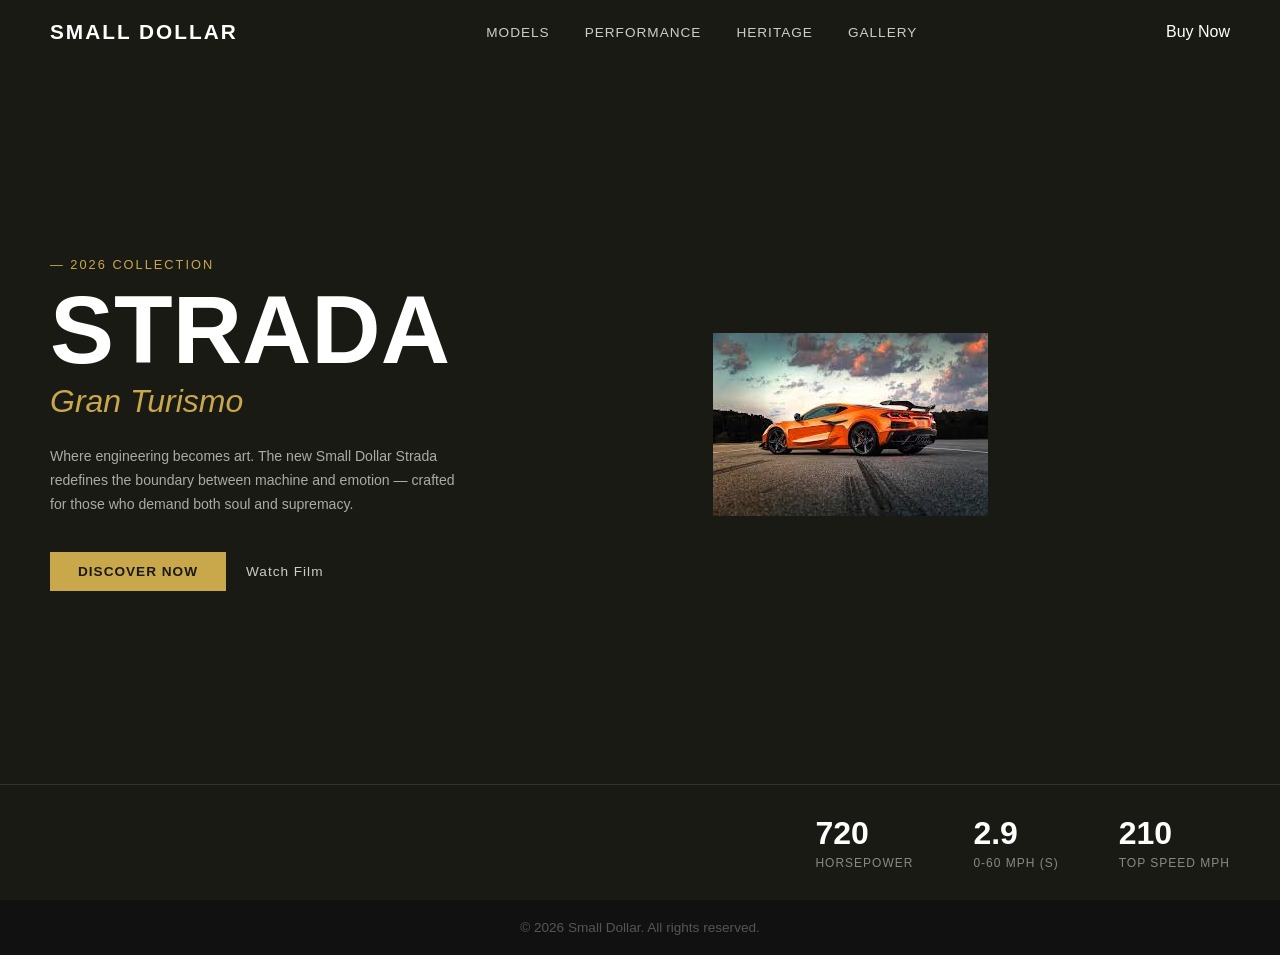
<file: carwebsite/index.html>
<!DOCTYPE html>
<html lang="en">
<head>
  <meta charset="UTF-8" />
  <meta name="viewport" content="width=device-width, initial-scale=1.0"/>
  <title>Small Dollar</title>
  <link rel="stylesheet" href="style.css" />
</head>
<body>

  <!-- navigation -->
  <nav>
    <h1 class="logo">Small Dollar</h1>
    <ul>
      <li><a href="model.html">Models</a></li>
      <li><a href="performance.html">Performance</a></li>
      <li><a href="cars.html">Heritage</a></li>
      <li><a href="gallery.html">Gallery</a></li>
    </ul>
    <a href="Buy now.html" class="btn-Buy now">Buy Now</a>
  </nav>

  <!-- Hero -->
  <section class="hero">

    <div class="hero-left">
      <p class="collection-label">— 2026 Collection</p>
      <h2 class="big-title">STRADA</h2>
      <h3 class="sub-title"><em>Gran Turismo</em></h3>
      <p class="hero-desc">
        Where engineering becomes art. The new Small Dollar Strada
        redefines the boundary between machine and emotion —
        crafted for those who demand both soul and supremacy.
      </p>
      <div class="hero-buttons">
        <a href="cars.html" class="btn-discover">Discover Now</a>
        <a href="#" class="btn-film">Watch Film</a>
      </div>
    </div>

    <div class="hero-right">
      <img src="assets/car image.jpg" alt="Small Dollar Strada">
     
    </div>

  </section>

  <!-- Stats -->
  <section class="stats">
    <div class="stat">
      <h3>720</h3>
      <p>Horsepower</p>
    </div>
    <div class="stat">
      <h3>2.9</h3>
      <p>0-60 MPH (s)</p>
    </div>
    <div class="stat">
      <h3>210</h3>
      <p>Top Speed MPH</p>
    </div>
  </section>

  <!-- Footer -->
  <footer>
    <p>&copy; 2026 Small Dollar. All rights reserved.</p>
  </footer>

</body>
</html>
</file>
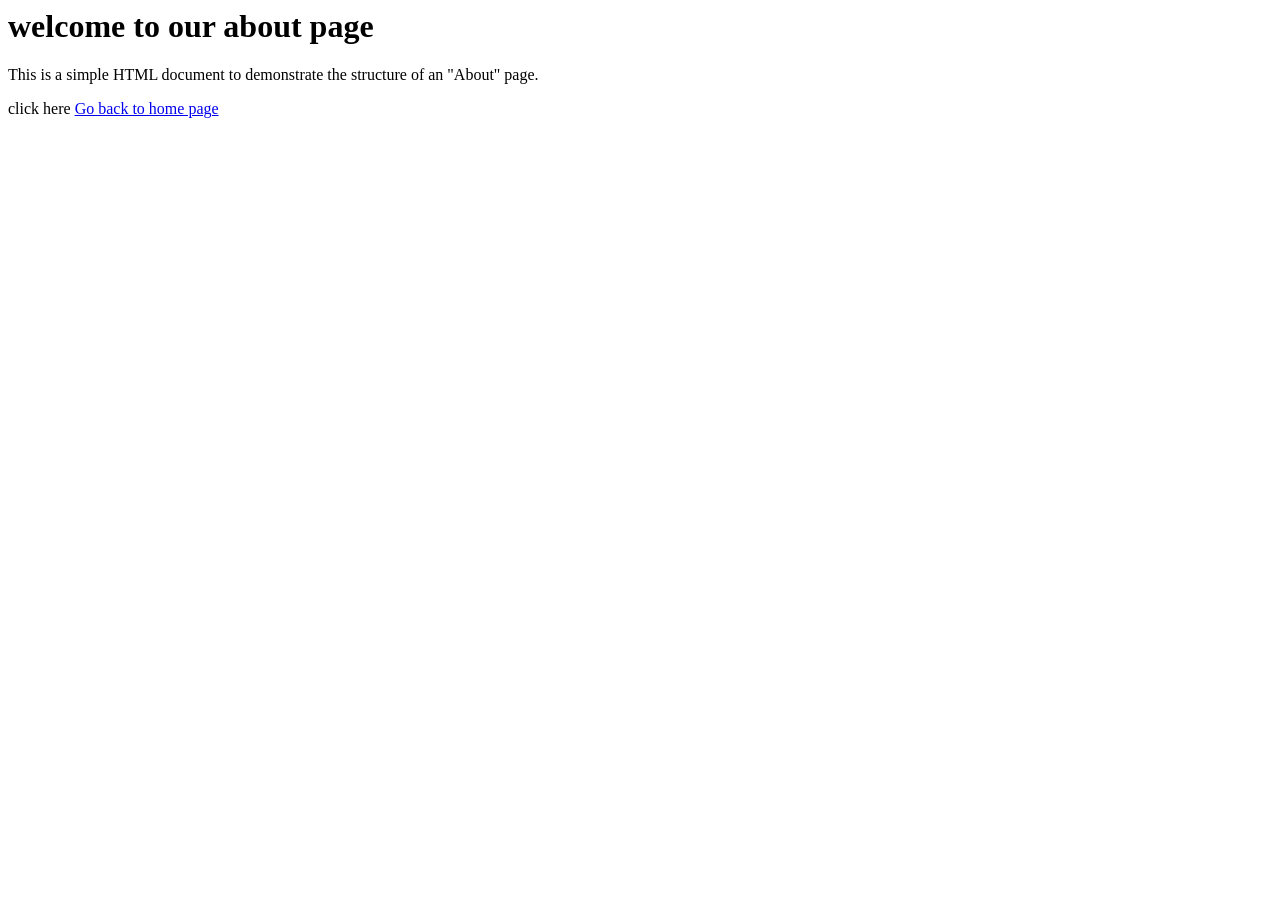
<file: about.html>
<html lang="en">
<head>
    <meta charset="UTF-8">
    <meta name="viewport" content="width=device-width, initial-scale=1.0">
    <title>Document</title>
</head>
<body>
    <h1>welcome to our about page</h1>
    <p>This is a simple HTML document to demonstrate the structure of an "About" page.</p>
    <p>click here <a href="index.html">Go back to home page</a></p>
   

</body>
</html>
</file>
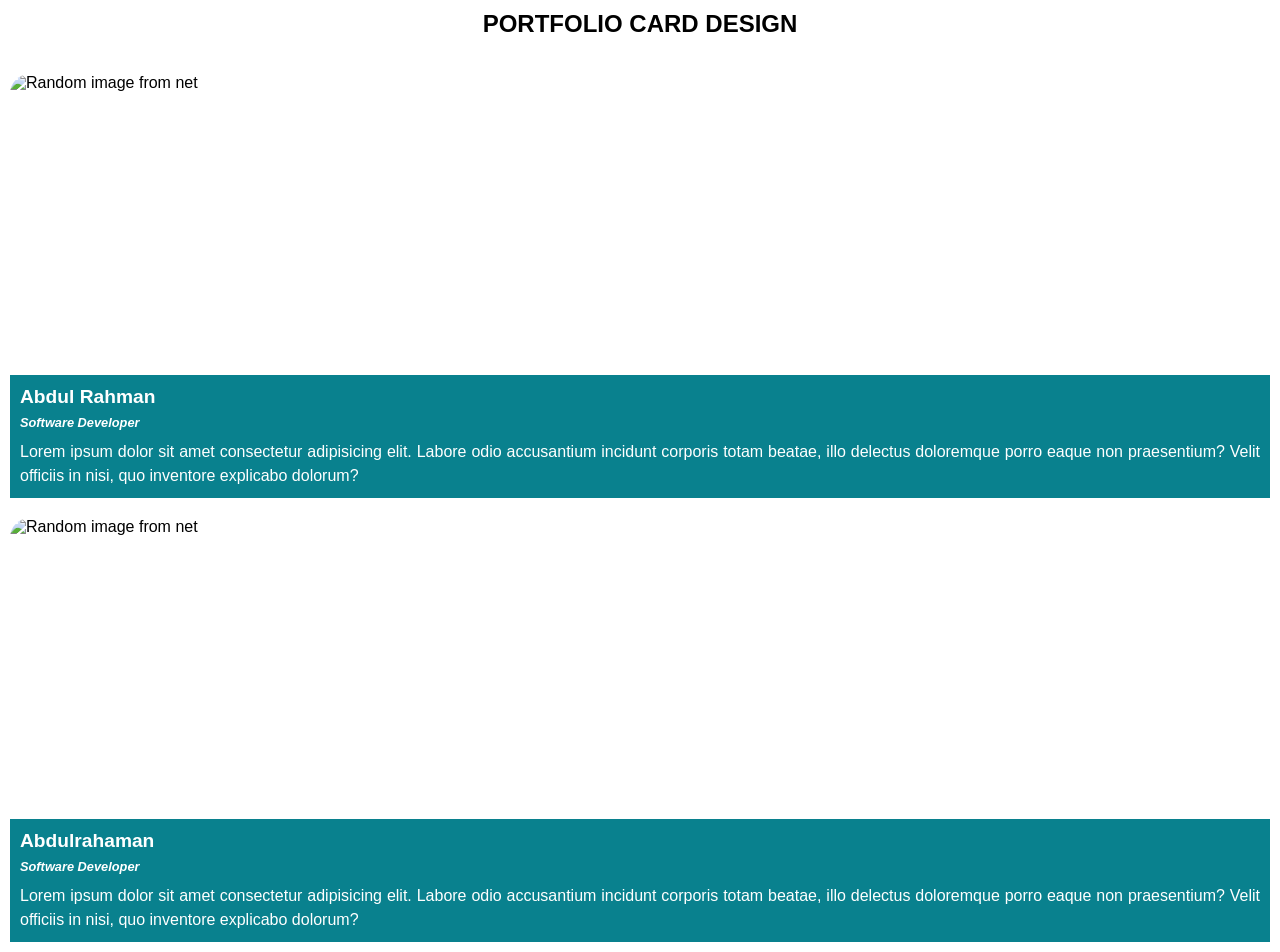
<file: portfolio index.html>
<!DOCTYPE html>
<html lang="en">
<head>
  <meta charset="UTF-8">
  <meta name="viewport" content="width=device-width, initial-scale=1.0">
  <title>Porfolio Card Website</title>
  <link rel="stylesheet" href="portfolio style.css">
</head>
<body>

  <div>
    <h1>Portfolio Card Design</h1>
  </div>

  <!-- a portfolio card -->
  <div class="card-grid">

    <!-- first card -->
    <div class="card">
      <!-- 1. image, 2. Name, 3. Bio, 4. Title -->

      <img class="card-image" srcset="https://images.unsplash.com/photo-1493612276216-ee3925520721?q=80&w=1064&auto=format&fit=crop&ixlib=rb-4.1.0&ixid=M3wxMjA3fDB8MHxwaG90by1wYWdlfHx8fGVufDB8fHx8fA%3D%3D" alt="Random image from net" />

      <div class="card-description">
        <h4 class="card-name">Abdul Rahman</h4>
        <p class="card-title">Software Developer</p>
        <p class="card-bio">Lorem ipsum dolor sit amet consectetur adipisicing elit. Labore odio accusantium incidunt corporis totam beatae, illo delectus doloremque porro eaque non praesentium? Velit officiis in nisi, quo inventore explicabo dolorum?</p>
      </div>

    </div>

    <!-- second card -->
    <div class="card">
      <!-- 1. image, 2. Name, 3. Bio, 4. Title -->

      <img class="card-image" srcset="https://images.unsplash.com/photo-1493612276216-ee3925520721?q=80&w=1064&auto=format&fit=crop&ixlib=rb-4.1.0&ixid=M3wxMjA3fDB8MHxwaG90by1wYWdlfHx8fGVufDB8fHx8fA%3D%3D" alt="Random image from net" />

      <div class="card-description">
        <h4 class="card-name">Abdulrahaman</h4>
        <p class="card-title">Software Developer</p>
        <p class="card-bio">Lorem ipsum dolor sit amet consectetur adipisicing elit. Labore odio accusantium incidunt corporis totam beatae, illo delectus doloremque porro eaque non praesentium? Velit officiis in nisi, quo inventore explicabo dolorum?</p>
      </div>

    </div>

  </div>

</body>
</html>
</file>
<file: carwebsite/style.css>
/* Reset */
* {
  margin: 0;
  padding: 0;
  box-sizing: border-box;
}

body {
  font-family: Arial, sans-serif;
  background-color: #1a1a14;
  color: #ffffff;
}

a {
  text-decoration: none;
  color: inherit;
}

/* ===== NAVBAR ===== */
nav {
  display: flex;
  justify-content: space-between;
  align-items: center;
  padding: 20px 50px;
  background-color: #1a1a14;
}

.logo {
  font-size: 1.3rem;
  font-weight: bold;
  color: #ffffff;
  letter-spacing: 2px;
  text-transform: uppercase;
}

nav ul {
  list-style: none;
  display: flex;
  gap: 35px;
}

nav ul a {
  color: #cccccc;
  font-size: 0.85rem;
  letter-spacing: 1px;
  text-transform: uppercase;
}

nav ul a:hover {
  color: #c9a84c;
}

.btn-configure {
  border: 1px solid #c9a84c;
  color: #c9a84c;
  padding: 8px 20px;
  font-size: 0.8rem;
  letter-spacing: 1px;
  text-transform: uppercase;
}

.btn-configure:hover {
  background-color: #c9a84c;
  color: #1a1a14;
}

/* ===== HERO ===== */
.hero {
  display: flex;
  align-items: center;
  justify-content: space-between;
  padding: 80px 50px;
  min-height: 80vh;
  background-color: #1a1a14;
}

.hero-left {
  max-width: 420px;
}

.collection-label {
  font-size: 0.8rem;
  color: #c9a84c;
  letter-spacing: 2px;
  margin-bottom: 10px;
  text-transform: uppercase;
}

.big-title {
  font-size: 6rem;
  font-weight: 900;
  color: #ffffff;
  line-height: 1;
  margin-bottom: 5px;
}

.sub-title {
  font-size: 2rem;
  color: #c9a84c;
  font-weight: 400;
  margin-bottom: 25px;
}

.hero-desc {
  font-size: 0.88rem;
  color: #aaaaaa;
  line-height: 1.7;
  margin-bottom: 35px;
}

.hero-buttons {
  display: flex;
  gap: 20px;
  align-items: center;
}

.btn-discover {
  background-color: #c9a84c;
  color: #1a1a14;
  padding: 12px 28px;
  font-size: 0.85rem;
  font-weight: bold;
  letter-spacing: 1px;
  text-transform: uppercase;
}

.btn-discover:hover {
  background-color: #b8943d;
}

.btn-film {
  color: #cccccc;
  font-size: 0.85rem;
  letter-spacing: 1px;
}

.btn-film:hover {
  color: #ffffff;
}

/* Car Image */
.hero-right {
  flex: 1;
  display: flex;
  justify-content: center;
  align-items: center;
}

.car-img {
  font-size: 10rem;
}

/* ===== STATS ===== */
.stats {
  display: flex;
  justify-content: flex-end;
  gap: 60px;
  padding: 30px 50px;
  background-color: #1a1a14;
  border-top: 1px solid #333;
}

.stat h3 {
  font-size: 2rem;
  color: #ffffff;
  font-weight: 700;
}

.stat p {
  font-size: 0.75rem;
  color: #888;
  letter-spacing: 1px;
  text-transform: uppercase;
  margin-top: 4px;
}

/* ===== FOOTER ===== */
footer {
  background-color: #111;
  color: #555;
  text-align: center;
  padding: 20px;
  font-size: 0.85rem;
}
</file>
<file: portfolio style.css>
*, *::before , *::after  {
  margin: 0;
  padding: 0;
  box-sizing: border-box;
  font-family: Verdana, Geneva, Tahoma, sans-serif;
}

h1 {
  margin-bottom: 1rem;
  font-size: x-large;
  text-transform: uppercase;
  text-align: center;
  padding: 10px 0;
}

.card-grid {
  display: grid;
  grid-column: 1;
}

.card {
  display: flex;
  width: 100%;
  flex-direction: column;
  border: 2px;
  padding: 10px;
  /* height: 50dvh; */
}

.card-image {
  height: 300px;
  object-fit: cover;  /* contain, fit */
  border-radius: 20px 20px 0px 0px;

}

.card-description {
  color: white;
  padding: 10px;
  background-color: #09818e;
  line-height: 1.5rem;
  /* border-top-color: white; */
  border-top: 1px solid white;
}

.card-name {
  font-size: 1.2rem;
  margin-bottom: .1em;
}

.card-title {
  font-style: italic;
  font-size: .8rem;
  font-weight: 600;
  margin-bottom: .4em;
}

.card-bio {
  text-align: justify;
}

@media (width > 600px) and (width < 1025px) {

  .card {
    flex-direction: row;
  }

  .card-image {
    height: 350px;
    object-fit: contain;  /* contain, fit */
    border-radius: 20px 0px 0px 20px;
  }

  .card-description {
    border-left: 1.5px solid white;
  }




}
</file>
